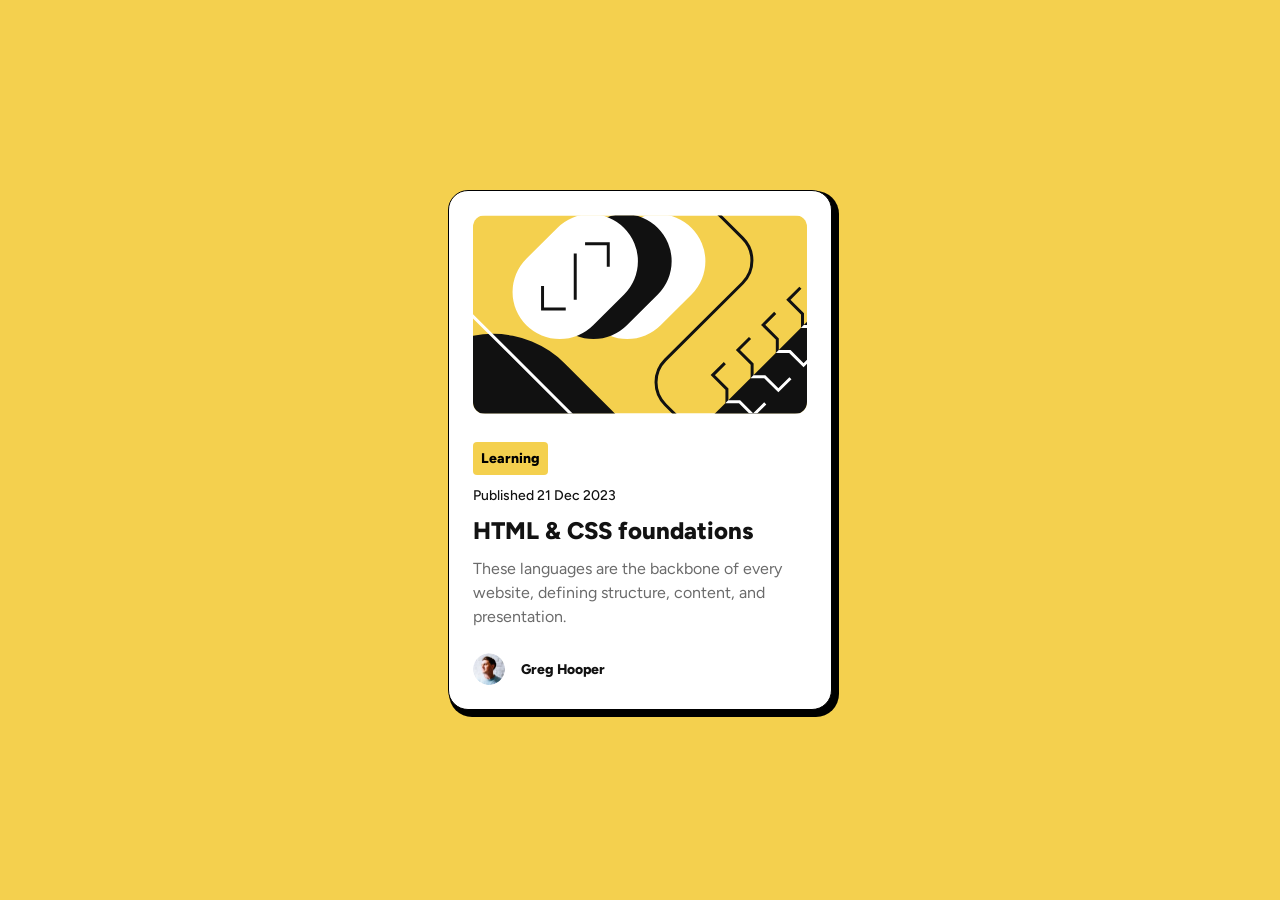
<file: newbie/blog-preview-card-main/index.html>
<!DOCTYPE html>
<html lang="en">
  <head>
    <meta charset="UTF-8" />
    <meta name="viewport" content="width=device-width, initial-scale=1.0" />
    <!-- displays site properly based on user's device -->
    <link rel="preconnect" href="https://fonts.googleapis.com" />
    <link rel="preconnect" href="https://fonts.gstatic.com" crossorigin />
    <link
      href="https://fonts.googleapis.com/css2?family=Figtree:ital,wght@0,300..900;1,300..900&display=swap"
      rel="stylesheet"
    />
    <link
      rel="icon"
      type="image/png"
      sizes="32x32"
      href="./assets/images/favicon-32x32.png"
    />
    <link rel="stylesheet" href="style.css" />
    <title>Frontend Mentor | Blog preview card</title>

    <!-- Feel free to remove these styles or customise in your own stylesheet 👍 -->
    <style>
      .attribution {
        font-size: 11px;
        text-align: center;
      }
      .attribution a {
        color: hsl(228, 45%, 44%);
      }
    </style>
  </head>
  <body>
    <div class="app">
      <div class="card">
        <div class="main_image">
          <img
            class="main_image"
            src="./assets/images/illustration-article.svg"
            alt="QR code image"
          />
        </div>
        <div class="card__content">
          <h6 class="card__status">Learning</h6>
          <p class="card__date">Published 21 Dec 2023</p>
          <h2 class="card__title">HTML & CSS foundations</h2>
          <p class="card__description">
            These languages are the backbone of every website, defining
            structure, content, and presentation.
          </p>
          <div class="card__author">
            <img
              class="card__author-image"
              src="./assets/images/image-avatar.webp"
              alt="Michelle Avatar"
            />
            <div class="card__author-info">
              <p class="card__author-name">Greg Hooper</p>
            </div>
          </div>
        </div>
      </div>
    </div>
  </body>
</html>
</file>
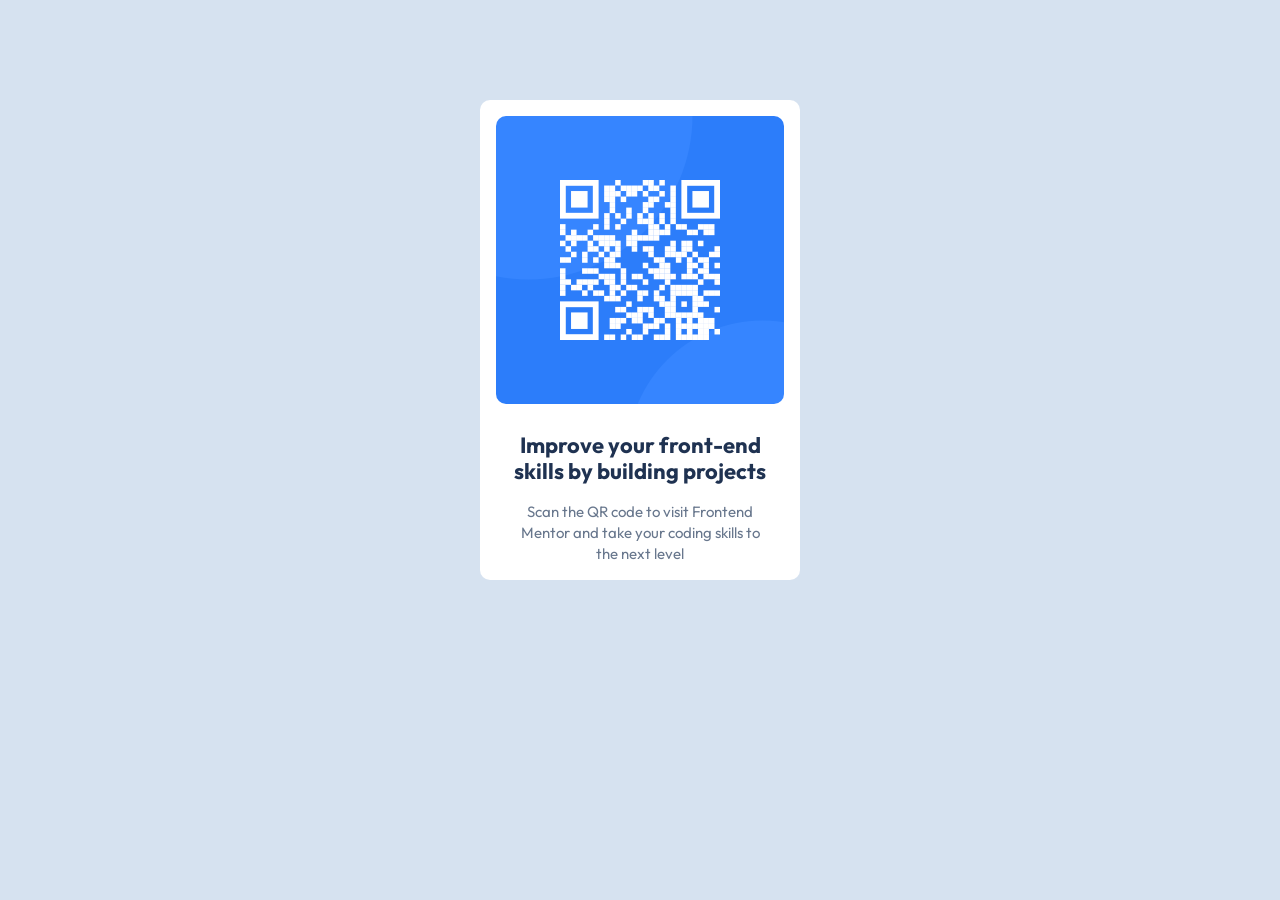
<file: newbie/QR component/index.html>
<!DOCTYPE html>
<html lang="en">
  <head>
    <meta charset="UTF-8" />
    <meta name="viewport" content="width=device-width, initial-scale=1.0" />
    <!-- displays site properly based on user's device -->
    <link
      href="https://fonts.googleapis.com/css2?family=Outfit:wght@100..900&display=swap"
      rel="stylesheet"
    />
    <link
      rel="icon"
      type="image/png"
      sizes="32x32"
      href="./images/favicon-32x32.png"
    />
    <link rel="stylesheet" href="style.css" />
    <title>Frontend Mentor | QR code component</title>
  </head>
  <body>
    <div class="app">
      <div class="card">
        <div class="image">
          <img src="./images/image-qr-code.png" alt="QR code image" />
        </div>

        <h1>Improve your front-end skills by building projects</h1>
        <p>
          Scan the QR code to visit Frontend Mentor and take your coding skills
          to the next level
        </p>
      </div>
    </div>
  </body>
</html>
</file>
<file: newbie/blog-preview-card-main/style.css>
* {
  padding: 0px;
  margin: 0px;
  border: none;
}

*,
*::before,
*::after {
  box-sizing: border-box;
}

:root {
  /* Layout breakpoints */
  --mobile-width: 375px;
  --desktop-width: 1440px;

  /* Colors */
  --color-yellow: hsl(47, 88%, 63%);
  --color-white: hsl(0, 0%, 100%);
  --color-gray-500: hsl(0, 0%, 42%);
  --color-gray-950: hsl(0, 0%, 7%);

  /* Typography */
  --font-size-body: 16px;
  --font-family: "Figtree", sans-serif;
  --font-weight-medium: 500;
  --font-weight-bold: 800;

  /* Font-sizes */
  --text-preset-1: 24px; /* For desktop heading */
  --text-preset-2: 16px; /* For mobile heading */
  --text-preset-3: 14px; /* For body text */
}

body {
  background-color: var(--color-yellow);
  font-family: var(--font-family);
}

.app {
  display: flex;
  justify-content: center;
  align-items: center;
  height: 100vh;
}

.card {
  width: 384px;
  padding: 24px;
  border-radius: 20px;
  border: 1px solid black;
  background-color: var(--color-white);
  box-shadow: 4px 4px 0px 3px;
}

.main_image {
  width: 100%;
  border-radius: 12px;
}

.card__content {
  margin-top: 24px;
}

.card__content .card__status {
  padding: 8px;
  font-size: var(--text-preset-3);
  background-color: var(--color-yellow);
  font-weight: var(--font-weight-bold);
  display: inline-block;
  border-radius: 4px;
}

.card__date {
  margin-top: 12px;
  font-size: var(--text-preset-3);
  color: var(--color-gray-950);
  font-weight: var(--font-weight-medium);
}

.card__title {
  margin-top: 12px;
  font-size: var(--text-preset-1);
  color: var(--color-gray-950);
  font-weight: var(--font-weight-bold);
}

.card__description {
  margin-top: 12px;
  font-size: var(--text-preset-2);
  color: var(--color-gray-500);

  line-height: 1.5;
}

.card__author {
  margin-top: 24px;
  display: flex;
  align-items: center;
  gap: 16px;
}

.card__author-image {
  width: 32px;
  height: 32px;
  border-radius: 50%;
}

.card__author-name {
  font-size: var(--text-preset-3);
  color: var(--color-gray-950);
  font-weight: var(--font-weight-bold);
}
</file>
<file: newbie/QR component/style.css>
* {
  padding: 0px;
  margin: 0px;
  border: none;
}

*,
*::before,
*::after {
  box-sizing: border-box;
}

body {
  background-color: hsl(212, 45%, 89%);
}

.card {
  width: 320px;
  background-color: hsl(0, 0%, 100%);
  border-radius: 10px;
  text-align: center;
  font-family: "Outfit", sans-serif;
  display: flex;
  margin: 100px auto;
  flex-direction: column;
  padding: 16px;
}
.card h1 {
  font-size: 22px;
  line-height: 1.2;
  fonw-weight: 700;
  color: hsl(218, 44%, 22%);
  margin: 24px 0px 16px 0px;
}

.card p {
  font-size: 15px;
  line-height: 1.4;
  text-align: center;
  color: hsl(216, 15%, 48%);
  padding: 0 16px;
}

.image img {
  width: 100%;
  border-radius: 10px;
}
</file>
